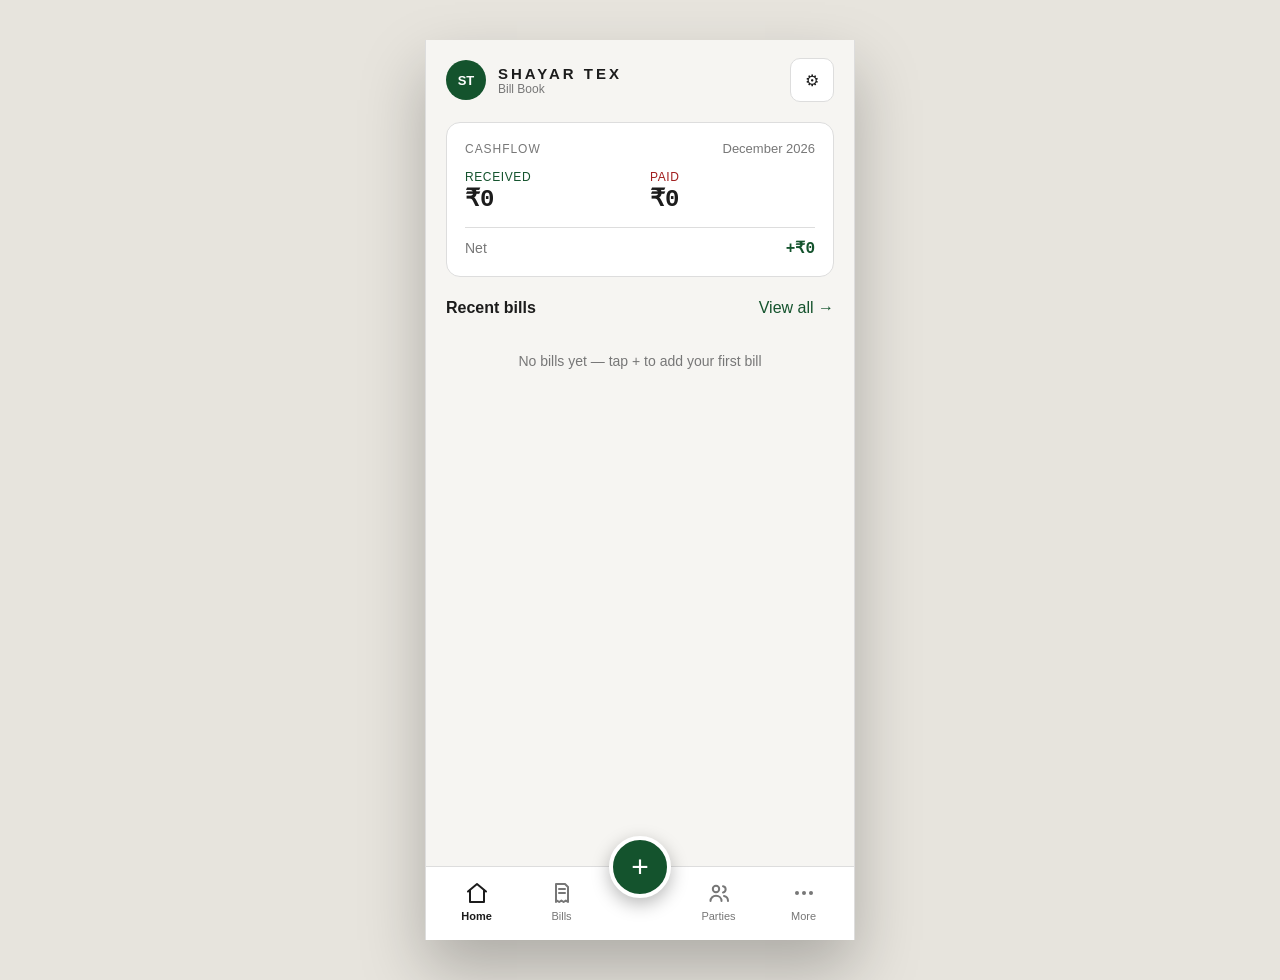
<file: index.html>
<!DOCTYPE html>
<html lang="en">
<head>
  <meta charset="UTF-8">
  <meta name="viewport" content="width=device-width, initial-scale=1, viewport-fit=cover">
  <title>Shayar Tex — Bill Book</title>
  <meta name="theme-color" content="#14532d">
  <link rel="manifest" href="manifest.webmanifest">
  <link rel="icon" type="image/png" href="icons/icon-192.png">
  <link rel="apple-touch-icon" href="icons/apple-touch-icon.png">
  <meta name="mobile-web-app-capable" content="yes">
  <meta name="apple-mobile-web-app-capable" content="yes">
  <meta name="apple-mobile-web-app-status-bar-style" content="default">
  <meta name="apple-mobile-web-app-title" content="ST Bills">
  <link rel="stylesheet" href="css/app.css">
</head>
<body>
  <div class="app-canvas">
    <div class="app-shell" id="app-root"></div>
  </div>

  <!-- Hidden file input for "Restore from file" — lives outside the re-rendered
       root so it survives every render and keeps its own change listener. -->
  <input type="file" id="restore-file-input" accept="application/json" hidden>

  <script src="js/app.js"></script>
  <script>
    // Register the service worker only over http(s) — opening index.html
    // directly from disk (file://) must keep working without one.
    if ('serviceWorker' in navigator && location.protocol.startsWith('http')) {
      navigator.serviceWorker.register('sw.js');
    }
  </script>
</body>
</html>
</file>
<file: css/app.css>
/* Shayar Tex — Bill Book (v2.0)
   Vanilla CSS, no dependencies. Design tokens + classes match design-spec-v2.dc.html. */

:root {
  --ink: #1c1c1c;
  --muted: #777;
  --line: #ddd;
  --bg: #f6f5f2;
  --accent: #14532d;
  --danger: #a11d1d;
  --disabled-green: #a9c3b0;
  --canvas: #e7e4dd;
  --divider-soft: #f0efe9;

  --radius-sm: 10px;
  --radius-md: 12px;
  --radius-lg: 14px;

  --font-sans: -apple-system, 'Segoe UI', Roboto, sans-serif;
  --font-mono: ui-monospace, monospace;
  --font-serif: Georgia, serif;
}

* {
  box-sizing: border-box;
}

html, body {
  margin: 0;
  padding: 0;
  height: 100%;
}

body {
  font-family: var(--font-sans);
  background: var(--canvas);
  color: var(--ink);
  /* App-like feel: no long-press text selection (kills Android's
     "touch to search" popup on labels/buttons), no iOS callout,
     no tap-highlight flash. Inputs re-enable selection below. */
  -webkit-user-select: none;
  user-select: none;
  -webkit-touch-callout: none;
  -webkit-tap-highlight-color: transparent;
}

input, textarea {
  -webkit-user-select: text;
  user-select: text;
}

button, input, select {
  font-family: inherit;
  font-size: inherit;
  color: inherit;
}

input:focus {
  outline: 2px solid var(--accent);
  outline-offset: -1px;
  border-color: var(--accent);
}

/* ===================== App shell / layout ===================== */

.app-canvas {
  min-height: 100vh;
  background: var(--canvas);
  display: flex;
  justify-content: center;
}

.app-shell {
  width: 100%;
  max-width: 430px;
  min-height: 100vh;
  background: var(--bg);
  display: flex;
  flex-direction: column;
  position: relative;
  overflow: hidden;
}

@media (min-width: 480px) {
  .app-canvas {
    padding: 40px 20px;
    align-items: flex-start;
  }
  .app-shell {
    border-left: 1px solid var(--line);
    border-right: 1px solid var(--line);
    box-shadow: 0 30px 60px rgba(0, 0, 0, .25);
  }
}

.screen {
  flex: 1;
  overflow-y: auto;
  -webkit-overflow-scrolling: touch;
}

.screen-flex {
  flex: 1;
  overflow-y: auto;
  display: flex;
  flex-direction: column;
}

/* ===================== Topbar (home) ===================== */

.topbar {
  display: flex;
  align-items: center;
  gap: 12px;
  padding: 18px 20px 10px;
}

.avatar {
  width: 40px;
  height: 40px;
  border-radius: 50%;
  background: var(--accent);
  color: #fff;
  display: flex;
  align-items: center;
  justify-content: center;
  font-weight: 700;
  font-size: 13px;
  flex-shrink: 0;
}

.brand-block {
  flex: 1;
}

.brand-title {
  letter-spacing: .2em;
  font-weight: 700;
  font-size: 15px;
  color: var(--ink);
}

.brand-sub {
  color: var(--muted);
  font-size: 12px;
}

.icon-btn {
  border: 1px solid var(--line);
  background: #fff;
  border-radius: var(--radius-sm);
  width: 44px;
  height: 44px;
  cursor: pointer;
  font-size: 16px;
  color: var(--ink);
  flex-shrink: 0;
}

/* ===================== Headers (other screens) ===================== */

.header-row {
  display: flex;
  align-items: center;
  gap: 12px;
  padding: 18px 20px 12px;
}

.header-row-tight {
  display: flex;
  align-items: center;
  gap: 12px;
  padding: 18px 20px 12px;
}

.back-btn {
  border: 0;
  background: none;
  font-size: 22px;
  cursor: pointer;
  color: var(--ink);
  padding: 8px 8px 8px 0;
}

.screen-title {
  font-weight: 700;
  font-size: 20px;
  color: var(--ink);
  flex: 1;
}

.header-row .screen-title {
  font-size: 17px;
}

/* ===================== Cashflow card (home) ===================== */

.home-content {
  padding: 10px 20px 120px;
  display: grid;
  gap: 16px;
}

.card {
  background: #fff;
  border: 1px solid var(--line);
  border-radius: var(--radius-lg);
  padding: 18px;
}

.cashflow-head {
  display: flex;
  justify-content: space-between;
  align-items: center;
}

.eyebrow {
  font-size: 12px;
  text-transform: uppercase;
  letter-spacing: .08em;
  color: var(--muted);
}

.cashflow-period {
  font-size: 13px;
  color: var(--muted);
}

.cashflow-row {
  display: flex;
  gap: 20px;
  margin-top: 14px;
}

.cashflow-col {
  flex: 1;
}

.cashflow-label {
  font-size: 12px;
  text-transform: uppercase;
  letter-spacing: .05em;
}

.cashflow-value {
  font-size: 24px;
  font-weight: 700;
  color: var(--ink);
  font-family: var(--font-mono);
}

.net-row {
  border-top: 1px solid var(--line);
  margin-top: 14px;
  padding-top: 10px;
  display: flex;
  justify-content: space-between;
  align-items: center;
}

.net-label {
  color: var(--muted);
  font-size: 14px;
}

.net-value {
  font-weight: 700;
  font-family: var(--font-mono);
}

.text-positive {
  color: var(--accent);
}

.text-negative {
  color: var(--danger);
}

/* ===================== Bill rows (home + bills screen) ===================== */

.section-head {
  display: flex;
  justify-content: space-between;
  align-items: baseline;
  margin-bottom: 10px;
}

.section-title {
  font-weight: 700;
  font-size: 16px;
  color: var(--ink);
}

.link-accent {
  color: var(--accent);
  font-size: 13px;
  font-weight: 600;
  cursor: pointer;
  background: none;
  border: 0;
  font: inherit;
  padding: 6px 0;
}

.link-danger {
  color: var(--danger);
  font-size: 13px;
  font-weight: 600;
  cursor: pointer;
  background: none;
  border: 0;
  font: inherit;
  padding: 4px 0;
}

.bill-list {
  display: grid;
  gap: 8px;
}

.bill-row {
  display: flex;
  align-items: center;
  gap: 12px;
  background: #fff;
  border: 1px solid var(--line);
  border-radius: var(--radius-sm);
  padding: 14px;
}

.bill-info {
  flex: 1;
  min-width: 0;
}

.bill-party {
  color: var(--ink);
  font-size: 14px;
  white-space: nowrap;
  overflow: hidden;
  text-overflow: ellipsis;
}

.bill-meta {
  color: var(--muted);
  font-size: 12px;
  margin-top: 2px;
}

.bill-amount {
  font-weight: 600;
  white-space: nowrap;
  font-family: var(--font-mono);
  font-size: 14px;
}

.icon-delete-btn {
  border: 1px solid var(--line);
  background: #fff;
  color: var(--danger);
  border-radius: var(--radius-sm);
  width: 40px;
  height: 40px;
  cursor: pointer;
  font-size: 15px;
  flex-shrink: 0;
}

.empty-note {
  color: var(--muted);
  font-size: 14px;
  padding: 20px 0;
  text-align: center;
}

/* ===================== All bills screen ===================== */

.search-row {
  padding: 0 20px 10px;
}

.chips-row {
  display: flex;
  gap: 8px;
  padding: 0 20px 12px;
}

.chip-btn {
  font-size: 13px;
  padding: 9px 16px;
  border-radius: 99px;
  border: 1px solid var(--line);
  background: #fff;
  color: var(--muted);
  cursor: pointer;
  font-weight: 600;
}

.chip-btn.is-active {
  background: var(--accent);
  color: #fff;
  border-color: var(--accent);
}

.bills-list {
  padding: 0 20px 120px;
  display: grid;
  gap: 8px;
}

/* ===================== Add bill screen ===================== */

.type-toggle {
  padding: 0 20px 12px;
  display: flex;
  gap: 8px;
}

.type-btn {
  flex: 1;
  padding: 13px;
  border: 1px solid var(--line);
  border-radius: var(--radius-sm);
  background: #fff;
  color: var(--muted);
  cursor: pointer;
  font-size: 14px;
  font-weight: 600;
}

.type-btn.is-active {
  background: var(--accent);
  color: #fff;
  border-color: var(--accent);
}

.party-field {
  padding: 0 20px 12px;
  position: relative;
}

.text-input {
  padding: 13px 14px;
  border: 1px solid var(--line);
  border-radius: var(--radius-sm);
  background: #fff;
  width: 100%;
  box-sizing: border-box;
  font: inherit;
  font-size: 14px;
}

.autocomplete-dropdown {
  position: absolute;
  left: 20px;
  right: 20px;
  top: 100%;
  z-index: 20;
  background: #fff;
  border: 1px solid var(--line);
  border-radius: var(--radius-sm);
  max-height: 180px;
  overflow-y: auto;
  box-shadow: 0 8px 24px rgba(0, 0, 0, .12);
}

.autocomplete-item {
  padding: 12px 14px;
  cursor: pointer;
  border-bottom: 1px solid var(--divider-soft);
  color: var(--ink);
  font-size: 14px;
}

.autocomplete-item:hover {
  background: var(--bg);
}

.autocomplete-item:last-child {
  border-bottom: 0;
}

.form-row-2col {
  padding: 0 20px 12px;
  display: grid;
  grid-template-columns: 1fr 1fr;
  gap: 10px;
}

.form-row-2col .text-input {
  padding: 12px;
  font-size: 13px;
}

.amount-section {
  padding: 0 20px 12px;
}

.amount-card {
  background: #fff;
  border: 1px solid var(--line);
  border-radius: var(--radius-lg);
  padding: 14px 16px;
}

.amount-card-head {
  display: flex;
  justify-content: space-between;
  align-items: center;
}

.amount-label {
  color: var(--muted);
  font-size: 12px;
  text-transform: uppercase;
  letter-spacing: .05em;
}

.amount-value {
  font-size: 36px;
  font-weight: 700;
  font-family: var(--font-mono);
  color: var(--ink);
  text-align: right;
  overflow-x: auto;
  white-space: nowrap;
}

.keypad {
  padding: 0 20px;
  flex: 1;
  display: grid;
  grid-template-columns: repeat(4, 1fr);
  grid-auto-rows: 52px;
  gap: 8px;
  align-content: start;
}

.key-btn {
  border: 1px solid var(--line);
  border-radius: var(--radius-sm);
  background: #fff;
  color: var(--ink);
  font-size: 19px;
  cursor: pointer;
  font-family: inherit;
}

.key-btn:active {
  background: var(--divider-soft);
}

.key-op {
  font-size: 18px;
  color: var(--accent);
  font-weight: 600;
}

.key-clear {
  color: var(--danger);
  font-weight: 600;
  font-size: 16px;
}

.key-backspace {
  font-size: 16px;
}

.key-equals {
  grid-row: span 2;
  border-color: var(--accent);
  background: var(--accent);
  color: #fff;
  font-size: 18px;
  font-weight: 700;
}

.key-equals:active {
  background: var(--accent);
  opacity: .85;
}

.key-zero {
  grid-column: span 2;
}

.autocomplete-create {
  color: var(--accent);
  font-weight: 600;
}

.save-section {
  padding: 16px 20px 24px;
}

.btn {
  padding: 12px 18px;
  border-radius: var(--radius-sm);
  border: 1px solid var(--line);
  background: #fff;
  color: var(--ink);
  cursor: pointer;
  font: inherit;
  font-weight: 600;
  font-size: 14px;
}

.btn-primary {
  border-color: var(--accent);
  background: var(--accent);
  color: #fff;
}

.btn-primary:disabled {
  background: var(--disabled-green);
  border-color: var(--disabled-green);
  cursor: default;
}

.btn-save {
  width: 100%;
  padding: 16px;
  border-radius: var(--radius-md);
  font-weight: 600;
  font-size: 15px;
}

.btn-flex {
  flex: 1;
}

.btn-block {
  width: 100%;
  margin-top: 14px;
}

/* ===================== Parties screen ===================== */

.add-party-row {
  padding: 0 20px 12px;
  display: flex;
  gap: 8px;
}

.add-party-row .text-input {
  flex: 1;
  min-width: 0;
}

.btn-add-party {
  padding: 0 20px;
  height: 46px;
  flex-shrink: 0;
}

.parties-list {
  padding: 0 20px 120px;
  display: grid;
  gap: 8px;
}

.party-row {
  display: flex;
  align-items: center;
  gap: 12px;
  background: #fff;
  border: 1px solid var(--line);
  border-radius: var(--radius-sm);
  padding: 12px 12px 12px 14px;
}

.party-info {
  flex: 1;
}

.party-name {
  color: var(--ink);
  font-size: 14px;
}

.party-hint {
  color: var(--muted);
  font-size: 12px;
  margin-top: 2px;
}

/* ===================== More screen ===================== */

.more-content {
  padding: 0 20px 120px;
  display: grid;
  gap: 16px;
}

.more-card-head {
  display: flex;
  justify-content: space-between;
  align-items: center;
}

.more-card-title {
  font-weight: 700;
  color: var(--ink);
}

.explainer {
  color: var(--muted);
  font-size: 13px;
  margin-top: 6px;
}

.meta-line {
  color: var(--muted);
  font-size: 13px;
  margin-top: 10px;
}

.more-actions {
  display: flex;
  gap: 10px;
  margin-top: 14px;
}

.toggle-switch {
  width: 48px;
  height: 28px;
  border-radius: 999px;
  border: 0;
  cursor: pointer;
  padding: 3px;
  background: var(--line);
  display: flex;
  align-items: center;
  transition: background .15s ease;
}

.toggle-switch.is-on {
  background: var(--accent);
}

.toggle-thumb {
  display: block;
  width: 22px;
  height: 22px;
  border-radius: 50%;
  background: #fff;
  transform: translateX(0);
  transition: transform .15s ease;
}

.toggle-switch.is-on .toggle-thumb {
  transform: translateX(20px);
}

.more-footer {
  color: var(--muted);
  font-size: 12px;
  text-align: center;
}

/* ===================== Print preview ===================== */

#print-sheet {
  position: fixed;
  inset: 0;
  background: var(--bg);
  z-index: 1000;
  overflow-y: auto;
  padding: 20px;
  font-family: var(--font-sans);
}

.print-topbar {
  max-width: 720px;
  margin: 0 auto 16px;
  display: flex;
  align-items: center;
  gap: 12px;
}

.print-topbar .screen-title {
  font-size: 17px;
}

.print-mode-toggle {
  max-width: 720px;
  margin: 0 auto 16px;
  display: flex;
  gap: 8px;
}

.print-page {
  max-width: 720px;
  margin: 0 auto 16px;
  background: #fff;
  border: 1px solid #000;
  padding: 10mm 12mm;
  font-family: var(--font-serif);
  color: #000;
}

.print-header {
  text-align: center;
  margin-bottom: 6mm;
}

.print-brand {
  font-size: 22px;
  letter-spacing: .35em;
  font-weight: 700;
}

.print-subtitle {
  font-size: 12px;
  letter-spacing: .2em;
  color: #333;
  margin-top: 2px;
}

.print-scope-row {
  display: flex;
  justify-content: space-between;
  font-size: 13px;
  margin-bottom: 5mm;
  border-bottom: 1px solid #000;
  padding-bottom: 4mm;
}

.print-table {
  width: 100%;
  border-collapse: collapse;
  font-size: 13px;
}

.print-table th {
  text-align: left;
  padding: 4px 6px;
  border-bottom: 1px solid #000;
}

.print-table th.col-amount,
.print-table td.col-amount {
  text-align: right;
}

.print-table td {
  padding: 4px 6px;
  border-bottom: 1px dotted #999;
}

.print-empty {
  padding: 20px 6px;
  text-align: center;
  color: #555;
}

.print-totals {
  display: flex;
  justify-content: flex-end;
  gap: 24px;
  margin-top: 5mm;
  font-size: 14px;
}

.print-totals-single {
  display: flex;
  justify-content: flex-end;
  margin-top: 5mm;
  font-size: 14px;
}

.signature-row {
  display: flex;
  justify-content: space-between;
  margin-top: 14mm;
  padding-top: 4mm;
  border-top: 1px solid #000;
  font-size: 12px;
}

@media print {
  body * {
    visibility: hidden;
  }
  #print-sheet, #print-sheet * {
    visibility: visible;
  }
  #print-sheet {
    position: fixed;
    inset: 0;
  }
  .no-print {
    display: none !important;
  }
  .print-page {
    page-break-after: always;
  }
  .print-page:last-child {
    page-break-after: auto;
  }
}

/* ===================== Bottom nav + FAB ===================== */

@keyframes fabPop {
  from { transform: translate(-50%, -50%) scale(.9); opacity: 0; }
  to { transform: translate(-50%, -50%) scale(1); opacity: 1; }
}

.bottom-nav {
  position: relative;
  background: #fff;
  border-top: 1px solid var(--line);
  flex-shrink: 0;
  padding: 8px 8px 12px;
}

.nav-row {
  display: flex;
  align-items: flex-end;
}

.nav-group {
  flex: 1;
  display: flex;
}

.nav-spacer {
  width: 72px;
  flex-shrink: 0;
}

.nav-item {
  flex: 1;
  display: flex;
  flex-direction: column;
  align-items: center;
  gap: 5px;
  cursor: pointer;
  background: none;
  border: 0;
  padding: 6px 0;
  color: var(--muted);
  font-weight: 400;
}

.nav-item.is-active {
  color: var(--ink);
  font-weight: 700;
}

.nav-label {
  font-size: 11px;
}

.nav-fab {
  position: absolute;
  left: 50%;
  top: 0;
  transform: translate(-50%, -50%);
  width: 62px;
  height: 62px;
  border-radius: 50%;
  background: var(--accent);
  color: #fff;
  border: 4px solid #fff;
  font-size: 30px;
  line-height: 1;
  cursor: pointer;
  box-shadow: 0 6px 18px rgba(0, 0, 0, .28);
  display: flex;
  align-items: center;
  justify-content: center;
  animation: fabPop .2s ease;
}

/* ===================== Toast ===================== */

@keyframes toastUp {
  from { transform: translate(-50%, 10px); opacity: 0; }
  to { transform: translate(-50%, 0); opacity: 1; }
}

.toast {
  position: fixed;
  left: 50%;
  bottom: 96px;
  transform: translateX(-50%);
  background: #1c1c1c;
  color: #fff;
  font-size: 13px;
  font-weight: 600;
  padding: 10px 18px;
  border-radius: 99px;
  box-shadow: 0 8px 20px rgba(0, 0, 0, .25);
  animation: toastUp .2s ease;
  white-space: nowrap;
  max-width: calc(100% - 40px);
  overflow: hidden;
  text-overflow: ellipsis;
  z-index: 50;
}
</file>
